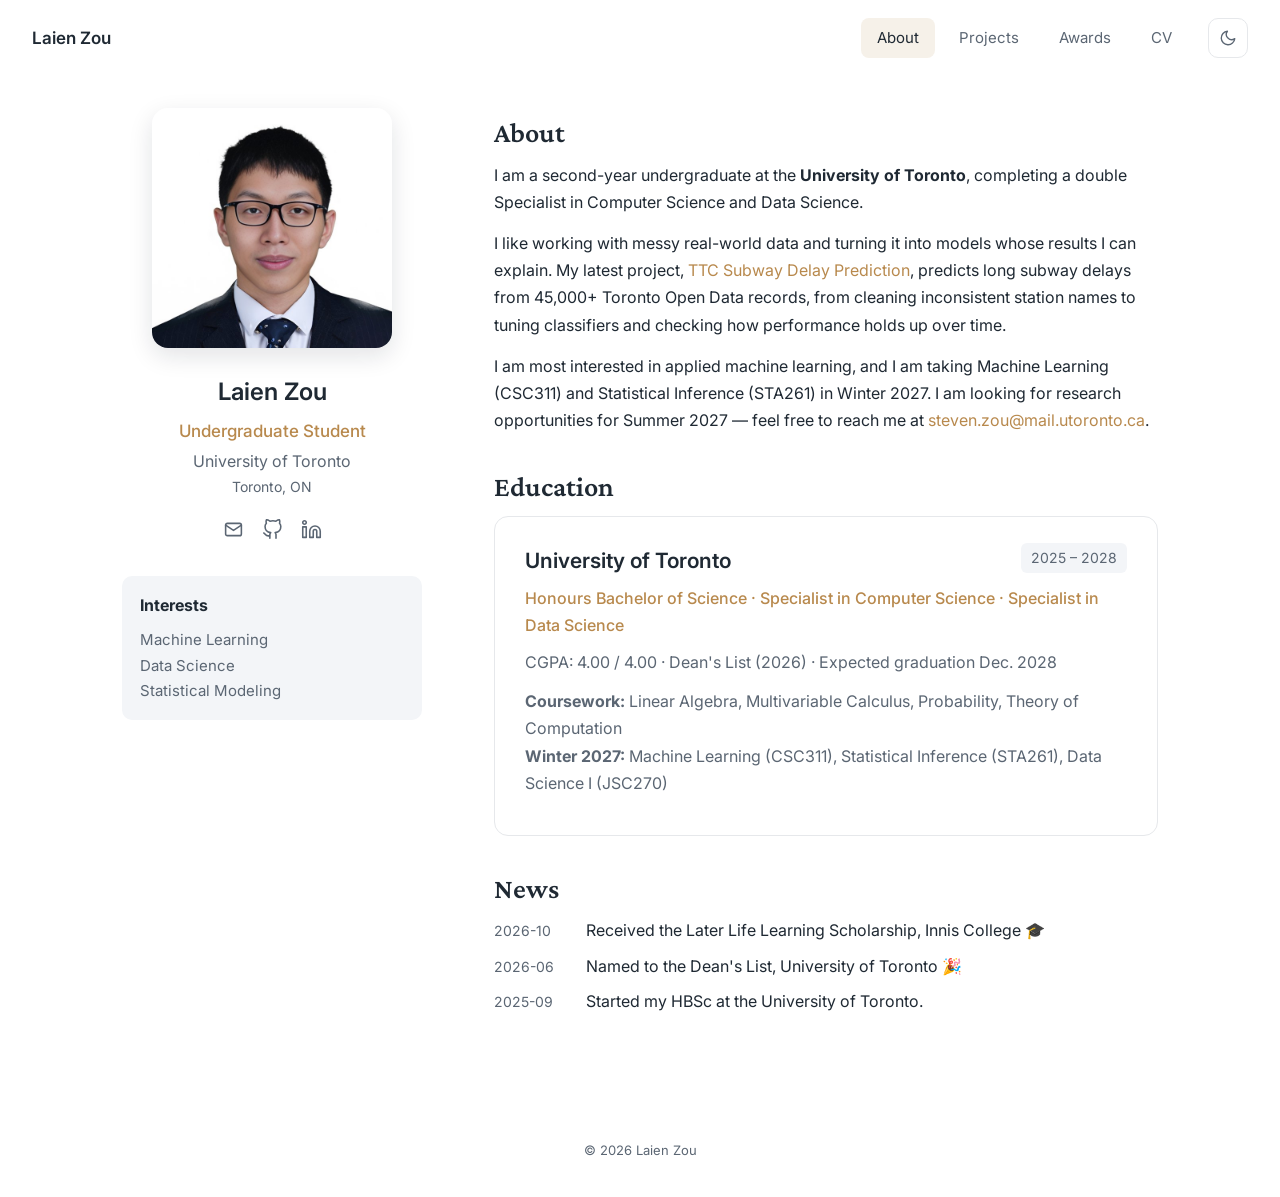
<file: index.html>
<!DOCTYPE html>
<html lang="en">
<head>
  <meta charset="UTF-8" />
  <meta name="viewport" content="width=device-width, initial-scale=1.0" />
  <title>Laien Zou</title>
  <meta name="description" content="Laien Zou — Computer Science student at the University of Toronto." />

  <!-- Fonts: Inter (body) and Crimson Pro (headings) -->
  <link rel="preconnect" href="https://fonts.googleapis.com" />
  <link rel="preconnect" href="https://fonts.gstatic.com" crossorigin />
  <link href="https://fonts.googleapis.com/css2?family=Crimson+Pro:wght@500;600&family=Inter:wght@400;500;600&display=swap" rel="stylesheet" />

  <link rel="icon" href="favicon.svg" type="image/svg+xml" />
  <link rel="stylesheet" href="style.css" />

  <!-- Apply saved or system theme before first paint to avoid a flash -->
  <script>
    try {
      const saved = localStorage.getItem("theme");
      const prefersDark = window.matchMedia("(prefers-color-scheme: dark)").matches;
      document.documentElement.dataset.theme = saved || (prefersDark ? "dark" : "light");
    } catch (e) {}
  </script>
</head>

<body>
  <!-- Navigation (repeated on every page) -->
  <header class="site-header">
    <a class="logo" href="index.html">Laien Zou</a>
    <nav class="nav">
      <a href="index.html" class="active">About</a>
      <a href="projects.html">Projects</a>
      <a href="awards.html">Awards</a>
      <a href="resume.pdf" target="_blank">CV</a>
      <button class="theme-toggle" aria-label="Toggle dark mode">
        <svg class="icon icon-moon" viewBox="0 0 24 24"><path d="M21 12.79A9 9 0 1 1 11.21 3 7 7 0 0 0 21 12.79z"/></svg>
        <svg class="icon icon-sun" viewBox="0 0 24 24"><circle cx="12" cy="12" r="4"/><path d="M12 2v2M12 20v2M4.9 4.9l1.4 1.4M17.7 17.7l1.4 1.4M2 12h2M20 12h2M4.9 19.1l1.4-1.4M17.7 6.3l1.4-1.4"/></svg>
      </button>
    </nav>
  </header>

  <div class="about-layout">
    <!-- Sidebar: profile card -->
    <aside class="sidebar">
      <img class="avatar" src="avatar.jpg" alt="Laien Zou" />

      <div class="name">Laien Zou</div>
      <div class="role">Undergraduate Student</div>
      <div class="school">University of Toronto</div>
      <div class="location">Toronto, ON</div>

      <div class="social">
        <a href="mailto:steven.zou@mail.utoronto.ca" aria-label="Email" title="steven.zou@mail.utoronto.ca">
          <svg class="icon" viewBox="0 0 24 24"><rect x="3" y="5" width="18" height="14" rx="2"/><path d="m3 7 9 6 9-6"/></svg>
        </a>
        <a href="https://github.com/Stevenzou634" target="_blank" aria-label="GitHub" title="GitHub">
          <svg class="icon" viewBox="0 0 24 24"><path d="M9 19c-5 1.5-5-2.5-7-3m14 6v-3.87a3.37 3.37 0 0 0-.94-2.61c3.14-.35 6.44-1.54 6.44-7A5.44 5.44 0 0 0 20 4.77 5.07 5.07 0 0 0 19.91 1S18.73.65 16 2.48a13.38 13.38 0 0 0-7 0C6.27.65 5.09 1 5.09 1A5.07 5.07 0 0 0 5 4.77a5.44 5.44 0 0 0-1.5 3.78c0 5.42 3.3 6.61 6.44 7A3.37 3.37 0 0 0 9 18.13V22"/></svg>
        </a>
        <a href="https://www.linkedin.com/in/laienzou/" target="_blank" aria-label="LinkedIn" title="LinkedIn">
          <svg class="icon" viewBox="0 0 24 24"><path d="M16 8a6 6 0 0 1 6 6v7h-4v-7a2 2 0 0 0-4 0v7h-4v-7a6 6 0 0 1 6-6z"/><rect x="2" y="9" width="4" height="12"/><circle cx="4" cy="4" r="2"/></svg>
        </a>
      </div>

      <div class="interests">
        <h3>Interests</h3>
        <ul>
          <li>Machine Learning</li>
          <li>Data Science</li>
          <li>Statistical Modeling</li>
        </ul>
      </div>
    </aside>

    <!-- Main content -->
    <main class="main">
      <section>
        <h2>About</h2>
        <p>
          I am a second-year undergraduate at the <strong>University of Toronto</strong>,
          completing a double Specialist in Computer Science and Data Science.
        </p>
        <p>
          I like working with messy real-world data and turning it into models whose results
          I can explain. My latest project,
          <a href="projects.html">TTC Subway Delay Prediction</a>, predicts long subway delays
          from 45,000+ Toronto Open Data records, from cleaning inconsistent station names to
          tuning classifiers and checking how performance holds up over time.
        </p>
        <p>
          I am most interested in applied machine learning, and I am taking Machine Learning
          (CSC311) and Statistical Inference (STA261) in Winter 2027. I am looking for research
          opportunities for Summer 2027 &mdash; feel free to reach me at
          <a href="mailto:steven.zou@mail.utoronto.ca">steven.zou@mail.utoronto.ca</a>.
        </p>
      </section>

      <section>
        <h2>Education</h2>
        <div class="card">
          <div class="card-head">
            <h3>University of Toronto</h3>
            <span class="badge">2025 – 2028</span>
          </div>
          <div class="org">Honours Bachelor of Science · Specialist in Computer Science · Specialist in Data Science</div>
          <p>CGPA: 4.00 / 4.00 · Dean's List (2026) · Expected graduation Dec. 2028</p>
          <p>
            <strong>Coursework:</strong> Linear Algebra, Multivariable Calculus, Probability, Theory of Computation<br />
            <strong>Winter 2027:</strong> Machine Learning (CSC311), Statistical Inference (STA261), Data Science I (JSC270)
          </p>
        </div>
      </section>

      <section>
        <h2>News</h2>
        <!-- Newest first -->
         <div class="news-item">
          <span class="news-date">2026-10</span>
          <span>Received the Later Life Learning Scholarship, Innis College 🎓</span>
        </div>
        <div class="news-item">
          <span class="news-date">2026-06</span>
          <span>Named to the Dean's List, University of Toronto 🎉</span>
        </div>
        <div class="news-item">
          <span class="news-date">2025-09</span>
          <span>Started my HBSc at the University of Toronto.</span>
        </div>
      </section>
    </main>
  </div>

  <footer class="footer">© 2026 Laien Zou</footer>

  <script src="script.js"></script>
</body>
</html>
</file>
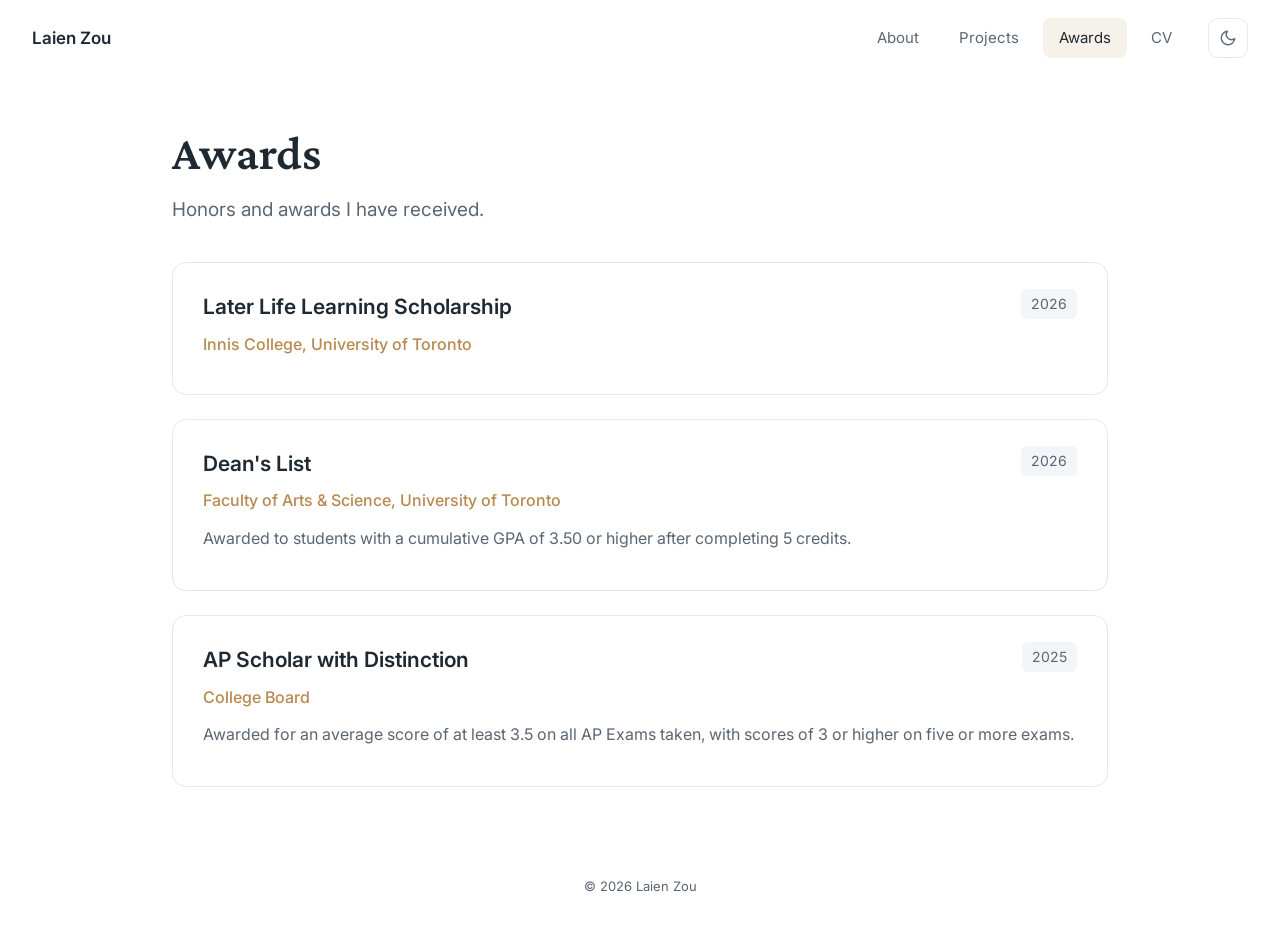
<file: awards.html>
<!DOCTYPE html>
<html lang="en">
<head>
  <meta charset="UTF-8" />
  <meta name="viewport" content="width=device-width, initial-scale=1.0" />
  <title>Awards · Laien Zou</title>
  <link rel="preconnect" href="https://fonts.googleapis.com" />
  <link rel="preconnect" href="https://fonts.gstatic.com" crossorigin />
  <link href="https://fonts.googleapis.com/css2?family=Crimson+Pro:wght@500;600&family=Inter:wght@400;500;600&display=swap" rel="stylesheet" />
  <link rel="icon" href="favicon.svg" type="image/svg+xml" />
  <link rel="stylesheet" href="style.css" />
  <script>
    try {
      const saved = localStorage.getItem("theme");
      const prefersDark = window.matchMedia("(prefers-color-scheme: dark)").matches;
      document.documentElement.dataset.theme = saved || (prefersDark ? "dark" : "light");
    } catch (e) {}
  </script>
</head>

<body>
  <header class="site-header">
    <a class="logo" href="index.html">Laien Zou</a>
    <nav class="nav">
      <a href="index.html">About</a>
      <a href="projects.html">Projects</a>
      <a href="awards.html" class="active">Awards</a>
      <a href="resume.pdf" target="_blank">CV</a>
      <button class="theme-toggle" aria-label="Toggle dark mode">
        <svg class="icon icon-moon" viewBox="0 0 24 24"><path d="M21 12.79A9 9 0 1 1 11.21 3 7 7 0 0 0 21 12.79z"/></svg>
        <svg class="icon icon-sun" viewBox="0 0 24 24"><circle cx="12" cy="12" r="4"/><path d="M12 2v2M12 20v2M4.9 4.9l1.4 1.4M17.7 17.7l1.4 1.4M2 12h2M20 12h2M4.9 19.1l1.4-1.4M17.7 6.3l1.4-1.4"/></svg>
      </button>
    </nav>
  </header>

  <main class="page">
    <h1>Awards</h1>
    <p class="subtitle">Honors and awards I have received.</p>

    <div class="card">
      <div class="card-head">
        <h3>Later Life Learning Scholarship</h3>
        <span class="badge">2026</span>
      </div>
      <div class="org">Innis College, University of Toronto</div>
    </div>

    <div class="card">
      <div class="card-head">
        <h3>Dean's List</h3>
        <span class="badge">2026</span>
      </div>
      <div class="org">Faculty of Arts &amp; Science, University of Toronto</div>
      <p>Awarded to students with a cumulative GPA of 3.50 or higher after completing 5 credits.</p>
    </div>

    <div class="card">
      <div class="card-head">
        <h3>AP Scholar with Distinction</h3>
        <span class="badge">2025</span>
      </div>
      <div class="org">College Board</div>
      <p>Awarded for an average score of at least 3.5 on all AP Exams taken, with scores of 3 or higher on five or more exams.</p>
    </div>
  </main>

  <footer class="footer">© 2026 Laien Zou</footer>
  <script src="script.js"></script>
</body>
</html>
</file>
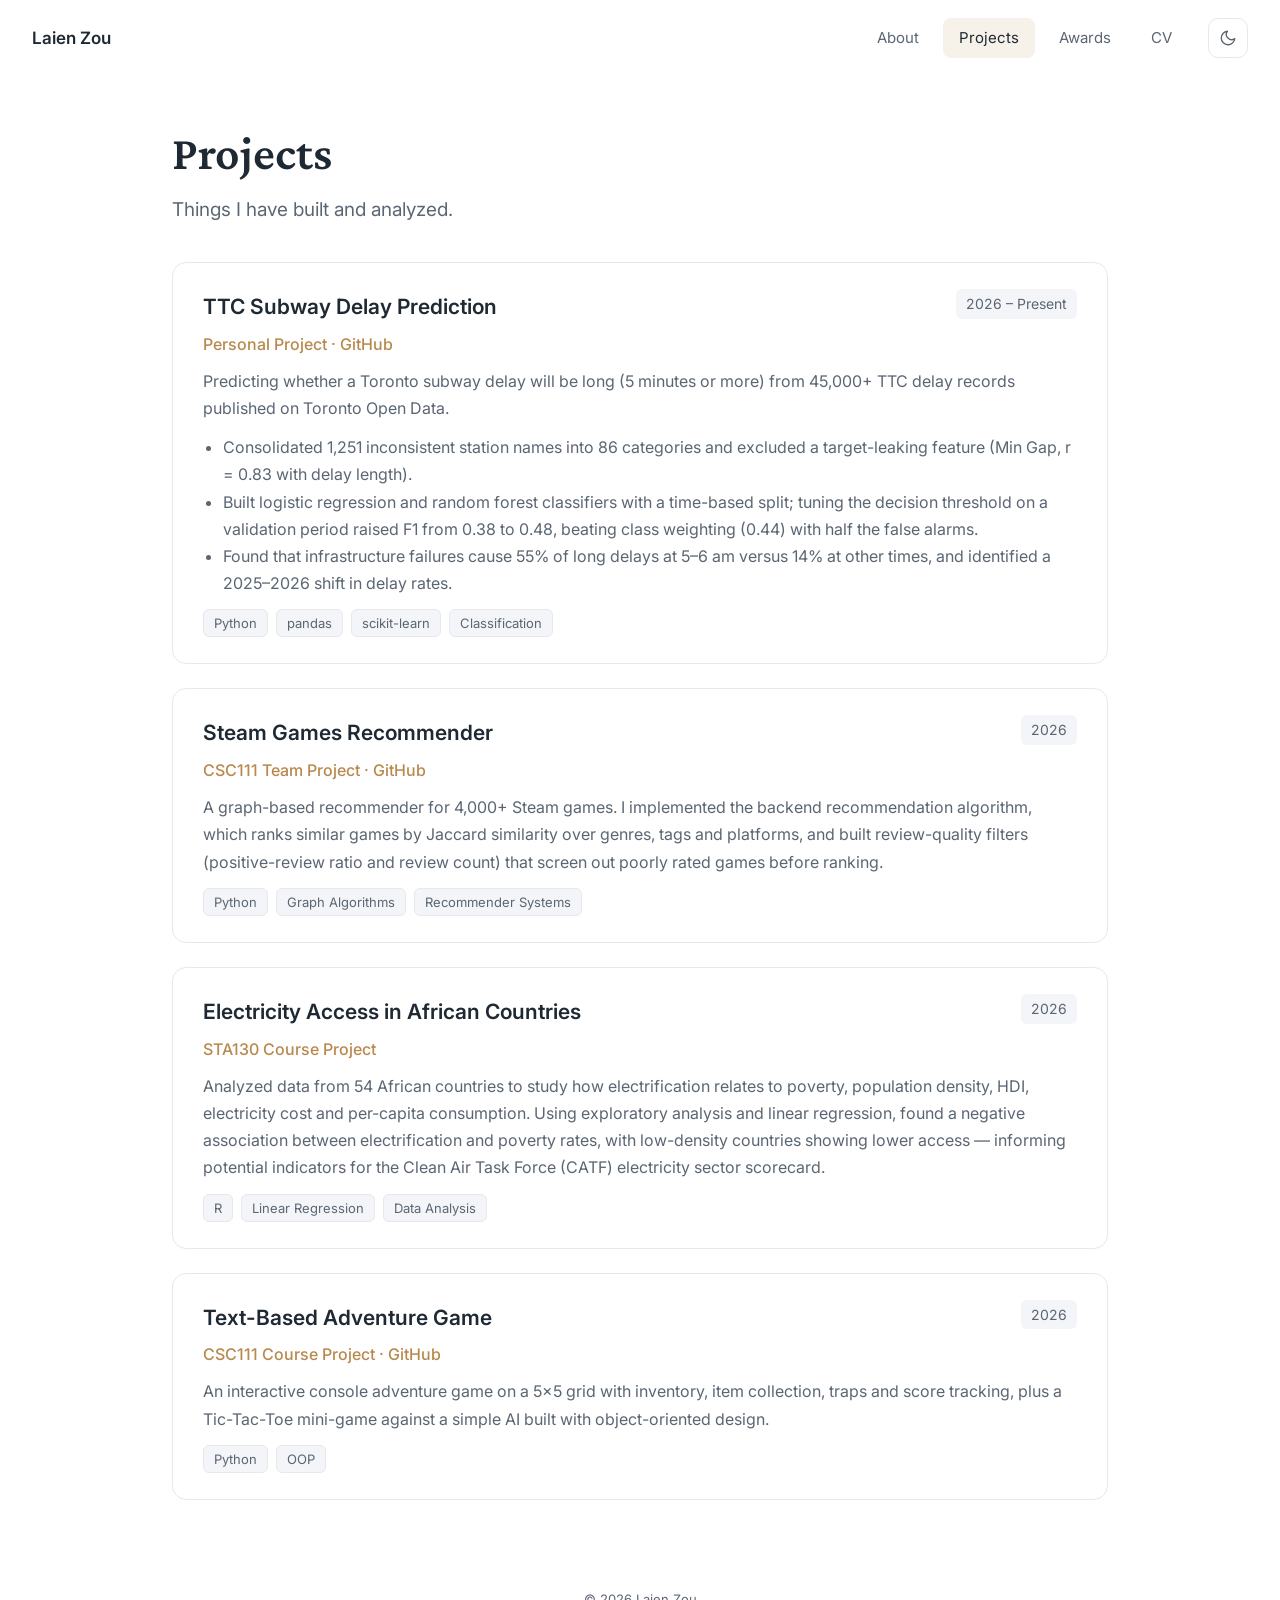
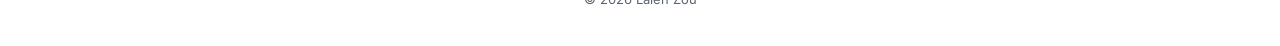
<file: projects.html>
<!DOCTYPE html>
<html lang="en">
<head>
  <meta charset="UTF-8" />
  <meta name="viewport" content="width=device-width, initial-scale=1.0" />
  <title>Projects · Laien Zou</title>
  <link rel="preconnect" href="https://fonts.googleapis.com" />
  <link rel="preconnect" href="https://fonts.gstatic.com" crossorigin />
  <link href="https://fonts.googleapis.com/css2?family=Crimson+Pro:wght@500;600&family=Inter:wght@400;500;600&display=swap" rel="stylesheet" />
  <link rel="icon" href="favicon.svg" type="image/svg+xml" />
  <link rel="stylesheet" href="style.css" />
  <script>
    try {
      const saved = localStorage.getItem("theme");
      const prefersDark = window.matchMedia("(prefers-color-scheme: dark)").matches;
      document.documentElement.dataset.theme = saved || (prefersDark ? "dark" : "light");
    } catch (e) {}
  </script>
</head>

<body>
  <header class="site-header">
    <a class="logo" href="index.html">Laien Zou</a>
    <nav class="nav">
      <a href="index.html">About</a>
      <a href="projects.html" class="active">Projects</a>
      <a href="awards.html">Awards</a>
      <a href="resume.pdf" target="_blank">CV</a>
      <button class="theme-toggle" aria-label="Toggle dark mode">
        <svg class="icon icon-moon" viewBox="0 0 24 24"><path d="M21 12.79A9 9 0 1 1 11.21 3 7 7 0 0 0 21 12.79z"/></svg>
        <svg class="icon icon-sun" viewBox="0 0 24 24"><circle cx="12" cy="12" r="4"/><path d="M12 2v2M12 20v2M4.9 4.9l1.4 1.4M17.7 17.7l1.4 1.4M2 12h2M20 12h2M4.9 19.1l1.4-1.4M17.7 6.3l1.4-1.4"/></svg>
      </button>
    </nav>
  </header>

  <main class="page">
    <h1>Projects</h1>
    <p class="subtitle">Things I have built and analyzed.</p>

    <!-- One .card per project, newest first -->

    <div class="card">
      <div class="card-head">
        <h3>TTC Subway Delay Prediction</h3>
        <span class="badge">2026 – Present</span>
      </div>
      <div class="org">Personal Project · <a href="https://github.com/Stevenzou634/TTC-Delay-Prediction" target="_blank">GitHub</a></div>
      <p>
        Predicting whether a Toronto subway delay will be long (5 minutes or more) from
        45,000+ TTC delay records published on Toronto Open Data.
      </p>
      <ul>
        <li>Consolidated 1,251 inconsistent station names into 86 categories and excluded a
          target-leaking feature (Min Gap, r = 0.83 with delay length).</li>
        <li>Built logistic regression and random forest classifiers with a time-based split;
          tuning the decision threshold on a validation period raised F1 from 0.38 to 0.48,
          beating class weighting (0.44) with half the false alarms.</li>
        <li>Found that infrastructure failures cause 55% of long delays at 5–6 am versus 14% at
          other times, and identified a 2025–2026 shift in delay rates.</li>
      </ul>
      <div class="tags">
        <span class="tag">Python</span>
        <span class="tag">pandas</span>
        <span class="tag">scikit-learn</span>
        <span class="tag">Classification</span>
      </div>
    </div>

    <div class="card">
      <div class="card-head">
        <h3>Steam Games Recommender</h3>
        <span class="badge">2026</span>
      </div>
      <div class="org">CSC111 Team Project · <a href="https://github.com/Stevenzou634/Steam-Game-Recommender-Project" target="_blank">GitHub</a></div>
      <p>
        A graph-based recommender for 4,000+ Steam games. I implemented the backend
        recommendation algorithm, which ranks similar games by Jaccard similarity over
        genres, tags and platforms, and built review-quality filters (positive-review ratio
        and review count) that screen out poorly rated games before ranking.
      </p>
      <div class="tags">
        <span class="tag">Python</span>
        <span class="tag">Graph Algorithms</span>
        <span class="tag">Recommender Systems</span>
      </div>
    </div>

    <div class="card">
      <div class="card-head">
        <h3>Electricity Access in African Countries</h3>
        <span class="badge">2026</span>
      </div>
      <div class="org">STA130 Course Project</div>
      <p>
        Analyzed data from 54 African countries to study how electrification relates to poverty,
        population density, HDI, electricity cost and per-capita consumption. Using exploratory
        analysis and linear regression, found a negative association between electrification and
        poverty rates, with low-density countries showing lower access — informing potential
        indicators for the Clean Air Task Force (CATF) electricity sector scorecard.
      </p>
      <div class="tags">
        <span class="tag">R</span>
        <span class="tag">Linear Regression</span>
        <span class="tag">Data Analysis</span>
      </div>
    </div>

    <div class="card">
      <div class="card-head">
        <h3>Text-Based Adventure Game</h3>
        <span class="badge">2026</span>
      </div>
      <div class="org">CSC111 Course Project · <a href="https://github.com/Stevenzou634/Text-Based-Adventure-Game-Project" target="_blank">GitHub</a></div>
      <p>
        An interactive console adventure game on a 5×5 grid with inventory, item collection,
        traps and score tracking, plus a Tic-Tac-Toe mini-game against a simple AI built with
        object-oriented design.
      </p>
      <div class="tags">
        <span class="tag">Python</span>
        <span class="tag">OOP</span>
      </div>
    </div>
  </main>

  <footer class="footer">© 2026 Laien Zou</footer>
  <script src="script.js"></script>
</body>
</html>
</file>
<file: style.css>
/* Shared styles for all pages */

/* ---------- 1. Color tokens ---------- */
:root {
  --bg: #ffffff;          /* page background */
  --text: #1f2933;        /* body text */
  --muted: #5b6673;       /* secondary text */
  --accent: #b8894d;      /* accent */
  --border: #e6e8eb;      /* card borders */
  --soft: #f3f5f8;        /* tags, badges */
  --nav-active: #f6f1e9;  /* active nav item */
  --shadow: 0 8px 24px rgba(15, 23, 42, 0.12);
}

/* Dark mode: applied when <html data-theme="dark"> */
[data-theme="dark"] {
  --bg: #15171b;
  --text: #e5e7eb;
  --muted: #9aa3ae;
  --accent: #d2a86c;
  --border: #2a2e35;
  --soft: #22262c;
  --nav-active: #2a2621;
  --shadow: 0 8px 24px rgba(0, 0, 0, 0.4);
}

/* ---------- 2. Base ---------- */
* {
  box-sizing: border-box;
}

body {
  margin: 0;
  background: var(--bg);
  color: var(--text);
  font-family: "Inter", system-ui, -apple-system, sans-serif;
  font-size: 16px;
  line-height: 1.7;
  transition: background 0.2s, color 0.2s;
}

/* Serif headings */
h1, h2 {
  font-family: "Crimson Pro", Georgia, serif;
  font-weight: 600;
  line-height: 1.2;
}

a {
  color: var(--accent);
  text-decoration: none;
}
a:hover {
  text-decoration: underline;
}

/* ---------- 3. Header & navigation ---------- */
.site-header {
  display: flex;
  justify-content: space-between;
  align-items: center;
  padding: 18px 32px;
  gap: 16px;
}

.logo {
  font-weight: 600;
  color: var(--text);
  font-size: 17px;
}
.logo:hover {
  text-decoration: none;
}

.nav {
  display: flex;
  align-items: center;
  gap: 8px;
}

.nav a {
  color: var(--muted);
  padding: 7px 16px;
  border-radius: 8px;
  font-size: 15px;
}
.nav a:hover {
  color: var(--text);
  text-decoration: none;
}
/* Current page */
.nav a.active {
  background: var(--nav-active);
  color: var(--text);
}

/* Theme toggle */
.theme-toggle {
  width: 40px;
  height: 40px;
  margin-left: 12px;
  border: 1px solid var(--border);
  border-radius: 10px;
  background: var(--bg);
  color: var(--muted);
  cursor: pointer;
  display: flex;
  align-items: center;
  justify-content: center;
}
.theme-toggle:hover {
  color: var(--text);
}
.theme-toggle svg {
  width: 18px;
  height: 18px;
}
/* Moon in light mode, sun in dark mode */
.icon-sun { display: none; }
[data-theme="dark"] .icon-sun { display: block; }
[data-theme="dark"] .icon-moon { display: none; }

/* Line icons */
svg.icon {
  fill: none;
  stroke: currentColor;
  stroke-width: 1.8;
  stroke-linecap: round;
  stroke-linejoin: round;
}

/* ---------- 4. About page: sidebar + main column ---------- */
.about-layout {
  display: grid;
  grid-template-columns: 300px 1fr;
  gap: 72px;
  max-width: 1100px;
  margin: 32px auto 64px;
  padding: 0 32px;
}

.sidebar {
  text-align: center;
}

/* Profile photo */
.avatar {
  width: 240px;
  height: 240px;
  margin: 0 auto;
  border-radius: 16px;
  box-shadow: var(--shadow);
  object-fit: cover;
  display: block;
}
.avatar-placeholder {
  display: flex;
  align-items: center;
  justify-content: center;
  background: var(--soft);
  color: var(--muted);
  font-family: "Crimson Pro", Georgia, serif;
  font-size: 72px;
}

.sidebar .name {
  font-size: 24px;
  font-weight: 600;
  margin: 24px 0 4px;
}
.sidebar .role {
  color: var(--accent);
  font-weight: 500;
  font-size: 17px;
}
.sidebar .school {
  color: var(--muted);
  margin-top: 2px;
}
.sidebar .location {
  color: var(--muted);
  font-size: 14px;
}

/* Contact icons */
.social {
  display: flex;
  justify-content: center;
  gap: 18px;
  margin: 20px 0 28px;
}
.social a {
  color: var(--muted);
}
.social a:hover {
  color: var(--text);
}
.social svg {
  width: 21px;
  height: 21px;
}

/* Interests box */
.interests {
  background: var(--soft);
  border-radius: 10px;
  padding: 16px 18px;
  text-align: left;
}
.interests h3 {
  margin: 0 0 8px;
  font-size: 16px;
}
.interests ul {
  list-style: none;
  margin: 0;
  padding: 0;
  color: var(--muted);
  font-size: 15px;
}

/* Main column */
.main h2 {
  font-size: 28px;
  margin: 8px 0 12px;
}
.main section {
  margin-bottom: 36px;
}
.main p {
  margin: 0 0 14px;
}

/* News list */
.news-item {
  display: flex;
  gap: 28px;
  margin-bottom: 8px;
}
.news-date {
  color: var(--muted);
  font-size: 14px;
  min-width: 64px;
  padding-top: 2px;
}

/* ---------- 5. Projects & Awards pages ---------- */
.page {
  max-width: 1000px;
  margin: 48px auto 64px;
  padding: 0 32px;
}
.page h1 {
  font-size: 48px;
  margin: 0 0 12px;
}
.page .subtitle {
  color: var(--muted);
  font-size: 19px;
  margin: 0 0 36px;
}

/* Cards */
.card {
  border: 1px solid var(--border);
  border-radius: 14px;
  padding: 26px 30px;
  margin-bottom: 24px;
}
.card-head {
  display: flex;
  justify-content: space-between;
  align-items: flex-start;
  gap: 16px;
}
.card h3 {
  margin: 0;
  font-size: 21px;
  font-weight: 600;
}
.card .org {
  color: var(--accent);
  font-weight: 500;
  margin: 6px 0 10px;
}
.card p {
  color: var(--muted);
  margin: 0 0 12px;
}
.card ul {
  color: var(--muted);
  margin: 0 0 12px;
  padding-left: 20px;
}

/* Year badge */
.badge {
  background: var(--soft);
  color: var(--muted);
  font-size: 14px;
  padding: 3px 10px;
  border-radius: 6px;
  white-space: nowrap;
}

/* Tags */
.tags {
  display: flex;
  flex-wrap: wrap;
  gap: 8px;
}
.tag {
  border: 1px solid var(--border);
  background: var(--soft);
  color: var(--muted);
  font-size: 13px;
  padding: 2px 10px;
  border-radius: 6px;
}

.footer {
  text-align: center;
  color: var(--muted);
  font-size: 13px;
  padding: 24px 0 36px;
}

/* ---------- 6. Mobile (≤ 800px) ---------- */
@media (max-width: 800px) {
  .site-header {
    flex-direction: column;
    align-items: flex-start;
    padding: 16px;
  }
  .nav {
    width: 100%;
    overflow-x: auto;
  }
  .nav a {
    padding: 6px 12px;
    white-space: nowrap;
  }
  .about-layout {
    grid-template-columns: 1fr;
    gap: 40px;
    padding: 0 16px;
  }
  .avatar {
    width: 180px;
    height: 180px;
  }
  .page {
    padding: 0 16px;
    margin-top: 24px;
  }
  .page h1 {
    font-size: 38px;
  }
  .card {
    padding: 20px;
  }
}
</file>
